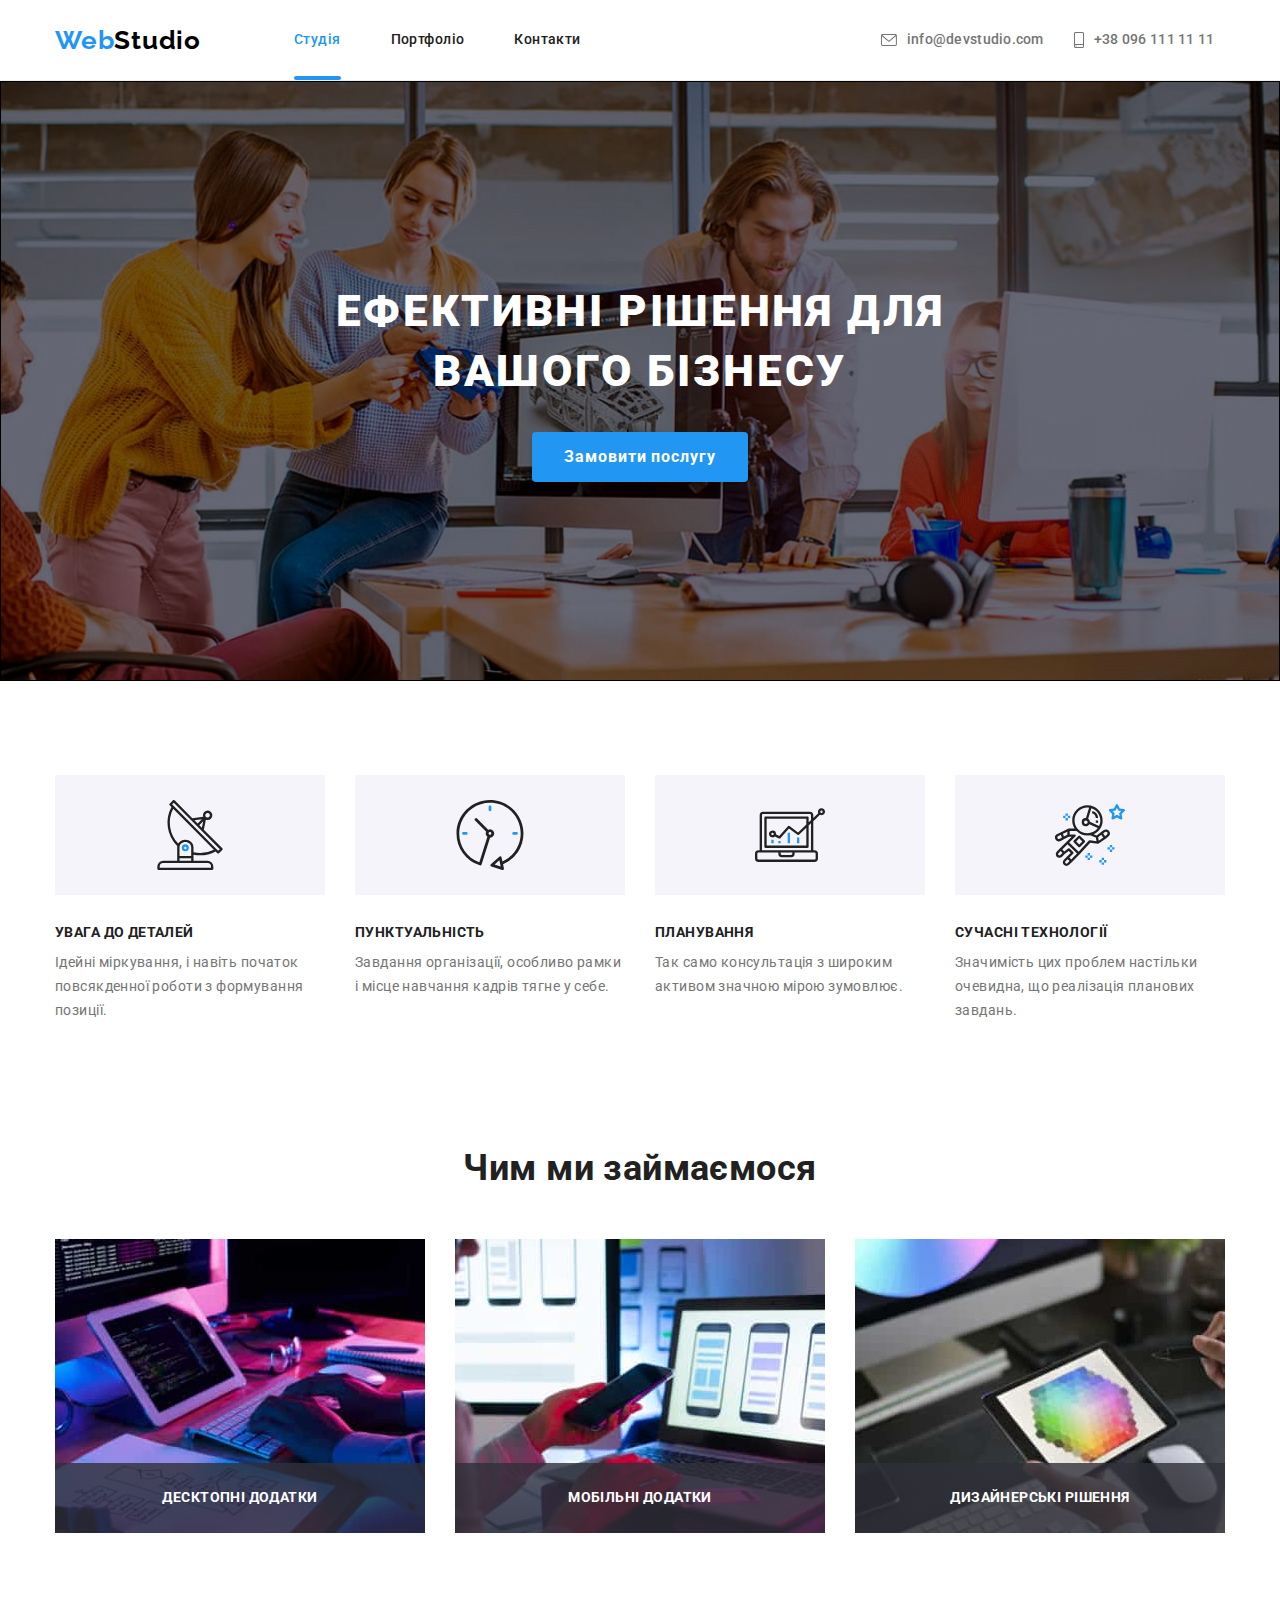
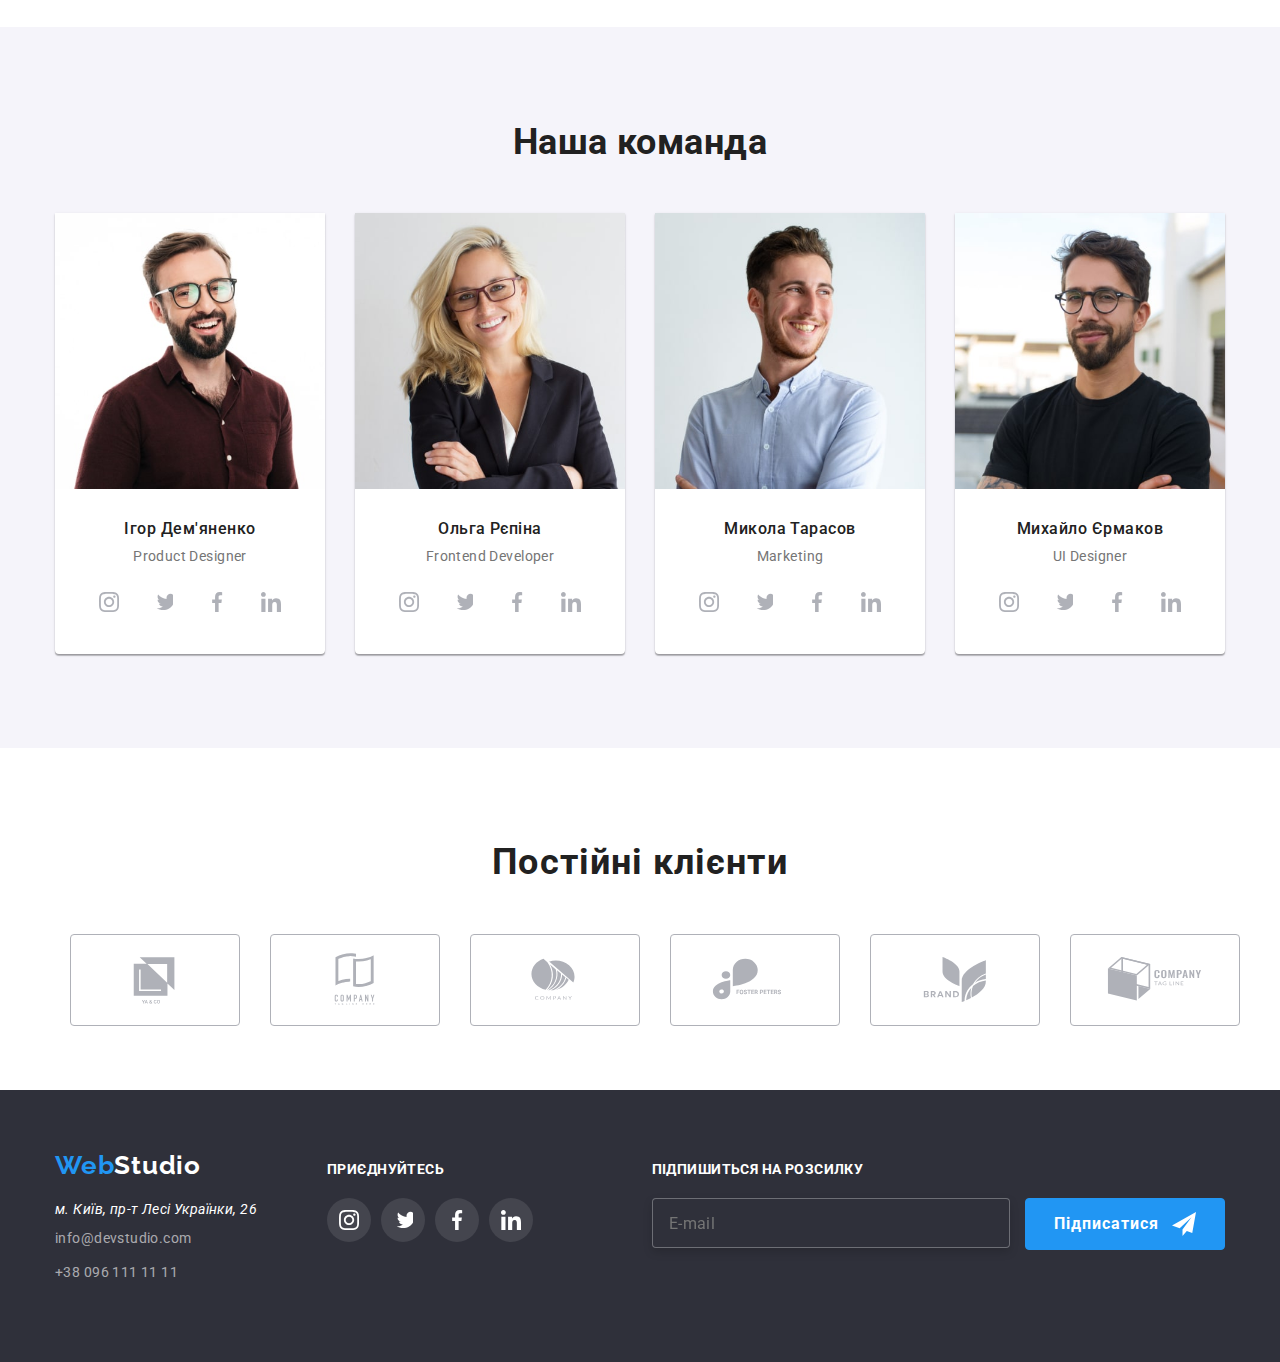
<file: index.html>
<!DOCTYPE html>
<html lang="uk">
<head>
    <meta charset="UTF-8">
    <meta http-equiv="X-UA-Compatible" content="IE=edge">
    <meta name="viewport" content="width=device-width, initial-scale=1.0">
    <title>WebStudio</title>
    <link rel="preconnect" href="https://fonts.googleapis.com">
    <link rel="preconnect" href="https://fonts.gstatic.com" crossorigin>
    <link href="https://fonts.googleapis.com/css2?family=Oleo+Script&family=Raleway:wght@700&family=Roboto:wght@400;500;700;900&display=swap" rel="stylesheet">
    <link rel="stylesheet" href="https://cdnjs.cloudflare.com/ajax/libs/modern-normalize/1.1.0/modern-normalize.min.css" />
    <link rel="stylesheet" href="./css/main.min.css" />
</head>
<body>

    <header class="header">
        <div class="container nav-contact">
            <a href="./index.html" class="logo link">
                <span class="accent">Web</span>Studio
            </a>
            <nav class="nav">
                    <ul class="nav__list list">
                        <li class="nav__item"><a class="nav__link current link" href="./index.html">Студія</a></li>
                        <li class="nav__item"><a class="nav__link link" href="./portfolio.html">Портфоліо</a></li>
                        <li class="nav__item"><a class="nav__link link" href="">Контакти</a></li>
                    </ul>

                    <ul class="contact__list list">
                        <li class="contact__item">
                            <a href="mailto:info@devstudio.com" class="contact__link mail link">
                                <svg width="16" height="12" class="contact__icon">
                                    <use href="./images/icons.svg#icon-envelope"></use>
                                </svg>info@devstudio.com</a>
                        </li>
                        <li class="contact__item">
                            <a href="tel:+380961111111" class="contact__link tel link">
                                <svg width="10" height="16" class="contact__icon">
                                    <use href="./images/icons.svg#icon-smartphone"></use>
                                </svg>+38 096 111 11 11</a>
                        </li>    
                    </ul>
                    
            </nav>
            <button type="button" class="menu-btn">
                <svg width="40" height="40">
                    <use href="./images/icons.svg#icon-menu_40" class="icon-menu"></use>
                </svg>
            </button>
        </div>

        <div class="mobile-menu">
            <div class="container">
                
                <div class="menu-content">
                    <div><button type="button" class="menu-close">
                        <svg width="40" height="40">
                            <use href="./images/icons.svg#icon-close_40" class="menu-content__close-icon"></use>
                        </svg>
                    </button></div>
                    <nav class="mob-nav">
                        <ul class="mob-nav__list list">
                            <li class="mob-nav__item"><a class="mob-nav__link current link" href="./index.html">Студія</a></li>
                            <li class="mob-nav__item"><a class="mob-nav__link link" href="./portfolio.html">Портфоліо</a></li>
                            <li class="mob-nav__item"><a class="mob-nav__link link" href="">Контакти</a></li>
                        </ul>
                    </nav>        
            
                    <div>
                        <div class="mob-contact">
                            <ul class="mob-contact__list list">
                                <li class="mob-contact__item">
                                    <a href="tel:+380961111111" class="mob-contact__link-tel link">
                                        +38 096 111 11 11</a>
                                </li>  
                                <li class="mob-contact__item">
                                    <a href="mailto:info@devstudio.com" class="mob-contact__link-mail link">
                                        info@devstudio.com</a>
                                </li>  
                            </ul>
                        </div>

                        <div class="mob-social">
                            <ul class="mob-soc__list list">
                                <li class="mob-soc__item">
                                    <a href="" class="mob-soc__link link">Instagram</a>
                                </li>
                                <li class="mob-soc__item">
                                    <a href="" class="mob-soc__link link">Twitter</a>
                                </li>
                                <li class="mob-soc__item">
                                    <a href="" class="mob-soc__link link">Facebook</a>
                                </li>
                                <li class="mob-soc__item">
                                    <a href="" class="mob-soc__link link">Linkedin</a>
                                </li>
                            </ul>
                        </div>
                    </div>    
                
                </div>
            </div> 
        </div>
    </header>

    <!--Main-->
    <main>

        <section class="hero">
            <h1 class="hero__title">Ефективні рішення для<br>вашого бізнесу</h1>
            <button type="button" class="hero__btn btn" data-modal-open="">Замовити послугу</button>
        </section>
       
        <!--Властивості-->
        <section class="properties">
            <div class="container">

                 <!--Прихований заголовок-->
                <h2 class="visually-hidden">Необхідні властивості характеру</h2>

                <ul class="properties__list list">
                    <li class="properties__item icon-antena">
                        <h3 class="properties__title">УВАГА ДО ДЕТАЛЕЙ</h3>
                        <p class="properties__text">Ідейні міркування, і навіть початок повсякденної роботи з формування позиції.</p>
                    </li>
                    <li class="properties__item icon-clock">
                        <h3 class="properties__title">ПУНКТУАЛЬНІСТЬ</h3>
                        <p class="properties__text">Завдання організації, особливо рамки і місце навчання кадрів тягне у себе.</p>
                    </li>
                    <li class="properties__item icon-diagram">
                        <h3 class="properties__title">ПЛАНУВАННЯ</h3>
                        <p class="properties__text">Так само консультація з широким активом значною мірою зумовлює.</p>
                    </li>
                    <li class="properties__item icon-cosmo">
                        <h3 class="properties__title">СУЧАСНІ ТЕХНОЛОГІЇ</h3>
                        <p class="properties__text">Значимість цих проблем настільки очевидна, що реалізація планових завдань.</p>
                    </li>
                </ul>
            </div>
        </section>

        <!--Зайнятість-->
        <section class="employment">
            <div class="container">
                <h2 class="employment__title">Чим ми займаємося</h2>
                <ul class="employment__list list">
                    <li class="employment__item">
                        <div class="box">
                            <img src="./images/box_1.jpg" alt="картинка алгоритму" width="370">
                            <p class="image__label">Десктопні додатки</p>
                        </div>
                    </li>
                    <li class="employment__item">
                        <div class="box">
                            <img src="./images/box_2.jpg" alt="картинка схеми сайту" width="370">
                            <p class="image__label">Мобільні додатки</p>
                        </div>
                    </li>
                    <li class="employment__item">
                        <div class="box">
                            <img src="./images/box_3.jpg" alt="картинка вибору кольору" width="370">
                            <p class="image__label">Дизайнерські рішення</p>
                        </div>
                    </li>
                </ul>
            </div>
        </section>

        <!--Наша команда-->
        <section class="team">
            <div class="container">
                <h2 class="team__title">Наша команда</h2>
                <ul class="team__list list">
                    <li class="team__item">
                        <picture>
                             <source
                                srcset="./images/demjan_mob-min.jpg 1x, ./images/demjan_mob@2x-min.jpg 2x" media="(min-width: 480px)"
                            />
                            <source
                                srcset="./images/demjan_tab-min.jpg 1x, ./images/demjan_tab@2x-min.jpg 2x" media="(min-width: 768px)"
                            />
                            <img src="./images/img_1.jpg" alt="фото Ігора Дем'яненко" width="270">
                        </picture>
                        
                        <h3 class="team__name">Ігор Дем'яненко</h3>
                        <p class="team__text">Product Designer</p>
                        <ul class="team-soc__list list">
                            <li class="team-soc__item">
                                <a href="#" class="team-soc__link link">
                                    <svg width="20" height="20" class="team__icon">
                                        <use href="./images/icons.svg#icon-instagram"></use>
                                    </svg>
                                </a>
                            </li>
                            <li class="team-soc__item">
                                <a href="#" class="team-soc__link link">
                                    <svg width="20" height="20" class="team__icon">
                                        <use href="./images/icons.svg#icon-twitter"></use>
                                    </svg>
                                </a>
                            </li>
                            <li class="team-soc__item">
                                <a href="#" class="team-soc__link link">
                                    <svg width="20" height="20" class="team__icon">
                                        <use href="./images/icons.svg#icon-facebook"></use>
                                    </svg>
                                </a>
                            </a></li>
                            <li class="team-soc__item">
                                <a href="#" class="team-soc__link link">
                                    <svg width="20" height="20" class="team__icon">
                                        <use href="./images/icons.svg#icon-linkedin"></use>
                                    </svg>
                                </a>
                            </li>
                        </ul>

                    </li>
                    <li class="team__item">
                        <picture>
                            <source
                                srcset="./images/repina_mob-min.jpg 1x, ./images/repina_mob@2x-min.jpg 2x" media="(min-width: 480px)"
                            />
                            <source
                                srcset="./images/repina_tab-min.jpg 1x, ./images/repina_tab@2x-min.jpg 2x" media="(min-width: 768px)"
                            />
                            <img src="./images/img_2.jpg" alt="фото Ольги Рєпіної" width="270">
                        </picture>
                        
                        <h3 class="team__name">Ольга Рєпіна</h3>
                        <p class="team__text">Frontend Developer</p>
                        <ul class="team-soc__list list">
                            <li class="team-soc__item">
                                <a href="#" class="team-soc__link link">
                                    <svg width="20" height="20" class="team__icon">
                                        <use href="./images/icons.svg#icon-instagram"></use>
                                    </svg>
                                </a>
                            </li>
                            <li class="team-soc__item">
                                <a href="#" class="team-soc__link link">
                                    <svg width="20" height="20" class="team__icon">
                                        <use href="./images/icons.svg#icon-twitter"></use>
                                    </svg>
                                </a>
                            </li>
                            <li class="team-soc__item">
                                <a href="#" class="team-soc__link link">
                                    <svg width="20" height="20" class="team__icon">
                                        <use href="./images/icons.svg#icon-facebook"></use>
                                    </svg>
                                </a>
                            </a></li>
                            <li class="team-soc__item">
                                <a href="#" class="team-soc__link link">
                                    <svg width="20" height="20" class="team__icon">
                                        <use href="./images/icons.svg#icon-linkedin"></use>
                                    </svg>
                                </a>
                            </li>
                        </ul>
                    </li>
                    <li class="team__item">
                        <picture>
                            <source
                                srcset="./images/taras_mob-min.jpg 1x, ./images/taras_mob@2x-min.jpg 2x" media="(min-width: 480px)"
                            />
                            <source
                                srcset="./images/taras_tab-min.jpg 1x, ./images/taras_tab@2x-min.jpg 2x" media="(min-width: 768px)"
                            />
                            <img src="./images/img_3.jpg" alt="фото Миколи Тарасова" width="270">
                        </picture>
                        
                        <h3 class="team__name">Микола Тарасов</h3>
                        <p class="team__text">Marketing</p>
                        <ul class="team-soc__list list">
                            <li class="team-soc__item">
                                <a href="#" class="team-soc__link link">
                                    <svg width="20" height="20" class="team__icon">
                                        <use href="./images/icons.svg#icon-instagram"></use>
                                    </svg>
                                </a>
                            </li>
                            <li class="team-soc__item">
                                <a href="#" class="team-soc__link link">
                                    <svg width="20" height="20" class="team__icon">
                                        <use href="./images/icons.svg#icon-twitter"></use>
                                    </svg>
                                </a>
                            </li>
                            <li class="team-soc__item">
                                <a href="#" class="team-soc__link link">
                                    <svg width="20" height="20" class="team__icon">
                                        <use href="./images/icons.svg#icon-facebook"></use>
                                    </svg>
                                </a>
                            </a></li>
                            <li class="team-soc__item">
                                <a href="#" class="team-soc__link link">
                                    <svg width="20" height="20" class="team__icon">
                                        <use href="./images/icons.svg#icon-linkedin"></use>
                                    </svg>
                                </a>
                            </li>
                        </ul>
                    </li>
                    <li class="team__item">
                        <picture>
                            <source
                                srcset="./images/jermak_mob-min.jpg 1x, ./images/jermak_mob@2x-min.jpg 2x" media="(min-width: 480px)"
                            />
                            <source
                                srcset="./images/jermak_tab-min.jpg 1x, ./images/jermak_tab@2x-min.jpg 2x" media="(min-width: 768px)"
                            />
                            <img src="./images/img_4.jpg" alt="фото Михайла Єрмакова" width="270">
                        </picture>
                        
                        <h3 class="team__name">Михайло Єрмаков</h3>
                        <p class="team__text">UI Designer</p>
                        <ul class="team-soc__list list">
                            <li class="team-soc__item">
                                <a href="#" class="team-soc__link link">
                                    <svg width="20" height="20" class="team__icon">
                                        <use href="./images/icons.svg#icon-instagram"></use>
                                    </svg>
                                </a>
                            </li>
                            <li class="team-soc__item">
                                <a href="#" class="team-soc__link link">
                                    <svg width="20" height="20" class="team__icon">
                                        <use href="./images/icons.svg#icon-twitter"></use>
                                    </svg>
                                </a>
                            </li>
                            <li class="team-soc__item">
                                <a href="#" class="team-soc__link link">
                                    <svg width="20" height="20" class="team__icon">
                                        <use href="./images/icons.svg#icon-facebook"></use>
                                    </svg>
                                </a>
                            </a></li>
                            <li class="team-soc__item">
                                <a href="#" class="team-soc__link link">
                                    <svg width="20" height="20" class="team__icon">
                                        <use href="./images/icons.svg#icon-linkedin"></use>
                                    </svg>
                                </a>
                            </li>
                        </ul>

                    </li>
                </ul>
            </div>
        </section>

        <!--Клієнти-->
        <section class="client">
            <div class="container">
                <h2 class="client__title">Постійні клієнти</h2>
                <ul class="client__list list">
                    <li class="client__item">
                        <a href="#" class="client__link link">
                            <svg width="106" height="60" class="client__icon">
                                <use href="./images/icons.svg#icon-Logo_1"></use>
                            </svg>
                        </a>
                    </li>
                    <li class="client__item">
                        <a href="#" class="client__link link">
                            <svg width="106" height="60" class="client__icon">
                                <use href="./images/icons.svg#icon-Logo_2"></use>
                            </svg>
                        </a>
                    </li>
                    <li class="client__item">
                        <a href="#" class="client__link link">
                            <svg width="106" height="60" class="client__icon">
                                <use href="./images/icons.svg#icon-Logo_3"></use>
                            </svg>
                        </a>
                    </li>
                    <li class="client__item">
                        <a href="#" class="client__link link">
                            <svg width="106" height="60" class="client__icon">
                                <use href="./images/icons.svg#icon-Logo_4"></use>
                            </svg>
                        </a>
                    </li>
                    <li class="client__item">
                        <a href="#" class="client__link link">
                            <svg width="106" height="60" class="client__icon">
                                <use href="./images/icons.svg#icon-Logo_5"></use>
                            </svg>
                        </a>
                    </li>
                    <li class="client__item">
                        <a href="#" class="client__link link">
                            <svg width="106" height="60" class="client__icon">
                                <use href="./images/icons.svg#icon-Logo_6"></use>
                            </svg>
                        </a>
                    </li>
                </ul>
            </div>
            
        </section>
    </main>

    <!---Футер-->
    <footer class="footer">
        <div class="container">
            <div class="footer-block">
                <div class="footer-contact">
                    <a href="./index.html" class="logo logo--footer link">
                        <span class="accent">Web</span>Studio
                    </a>
                    <address>
                        <ul class="footer-contact__list list">
                            <li class="footer-contact__item">
                                <a href="https://goo.gl/maps/PAnnSUerjHj3gwqy8" class="footer-contact add link" target="_blank" rel="noopener noreferrer">м. Київ, пр-т Лесі Українки, 26</a>
                            </li>
                            <li class="footer-contact__item">
                                <a href="mailto:info@devstudio.com" class="footer-contact__link link">info@devstudio.com</a>
                            </li>
                            <li class="footer-contact__item">
                                <a href="tel:+380961111111" class="footer-contact__link link">+38 096 111 11 11</a>
                            </li>
                        </ul>
                    </address>
                </div>
                <div class="footer-soc">
                    <p class="footer-soc__text">Приєднуйтесь</p>
                    <ul class="footer-soc__list list">
                        <li class="footer-soc__item">
                            <a href="#" class="footer-soc__link link">
                                <svg width="20" height="20" class="footer-soc__icon">
                                    <use href="./images/icons.svg#icon-instagram"></use>
                                </svg>
                            </a>
                        </li>
                        <li class="footer-soc__item">
                            <a href="#" class="footer-soc__link link">
                                <svg width="20" height="20" class="footer-soc__icon">
                                    <use href="./images/icons.svg#icon-twitter"></use>
                                </svg>
                            </a>
                        </li>
                        <li class="footer-soc__item">
                            <a href="#" class="footer-soc__link link">
                                <svg width="20" height="20" class="footer-soc__icon">
                                    <use href="./images/icons.svg#icon-facebook"></use>
                                </svg>
                            </a>
                        </a></li>
                        <li class="footer-soc__item">
                            <a href="#" class="footer-soc__link link">
                                <svg width="20" height="20" class="footer-soc__icon">
                                    <use href="./images/icons.svg#icon-linkedin"></use>
                                </svg>
                            </a>
                        </li>
                    </ul>
                </div>
                <form action="" class="footer-form">
                    <p class="footer-form__text">Підпишиться на розсилку</p>
                    <input type="email" name="email" class="footer-form__input" placeholder="E-mail" required />
                    <button type="submit" class="footer-form__btn btn">
                        <svg width="24" height="24" class="footer-form__icon">
                            <use href="./images/icons.svg#icon-send"></use>
                        </svg>
                        Підписатися
                    </button>
                </form>
            </div>
        </div> 
    </footer>

   <!-- -Модальне вікно-->
    <div class="backdrop is-hidden" data-modal>
        <div class="modal">
          <button type="button" class="modal__close-button" data-modal-close>
            <svg width="18" height="18" class="modal__close-icon">
              <use href="./images/icons.svg#close-black-18dp"></use>
            </svg>
          </button>
          <p class="modal__form-title">Залиште свої дані, ми вам передзвонимо</p>
          <form action="">
            <div class="modal-input">
                <label for="name" class="modal-input__label">Ім'я</label>
                <div class="modal-input__field">
                    <input type="text" class="input" name="name" id="name" required>
                    <svg width="18" height="18" class="modal-input__icon">
                        <use href="./images/icons.svg#icon-person-black"></use>
                    </svg>
                </div>    
            </div>
            <div class="modal-input">
                <label for="tel" class="modal-input__label">Телефон</label>
                <div class="modal-input__field">
                    <input type="text" class="input" name="tel" id="tel" value="+38" required >
                    <svg width="18" height="18" class="modal-input__icon">
                        <use href="./images/icons.svg#icon-phone-black"></use>
                    </svg>
                </div>
            </div>
            <div class="modal-input">
                <label for="email" class="modal-input__label">Пошта</label>
                <div class="modal-input__field">
                    <input type="text" class="input" name="email" id="email" required>
                    <svg width="18" height="18" class="modal-input__icon">
                        <use href="./images/icons.svg#icon-email-black"></use>
                    </svg>
                </div>
            </div>
            <div class="modal-input__com">
                <label for="comment" class="modal-input__label">Коментар</label>
                <textarea class="modal-input__comment input" placeholder="Введіть текст" name="comment" id="comment"></textarea>
            </div>

            <div class="modal-input__politic">
                <input type="checkbox" name="politic" id="politic" class="modal-input__check visually-hidden">
                <label for="politic" class="modal-politic__label">
                    <span class="modal-input__check">
                        <svg width="11" height="8">
                            <use href="./images/icons.svg#icon-check"></use>
                        </svg>
                    </span>  Погоджуюся з розсилкою та приймаю<a class="modal-input__cklick line" href="">Умови договору</a>
                </label>
            </div>
            <div class="modal__form-btn">
                <button type="submit" class="form__btn btn">Відправити</button>
            </div>
            
          </form>
        </div>
    </div>
    <script src="./js/modal.js"></script>
    <script src="./js/menu.js"></script>        
</body>
</html>
</file>
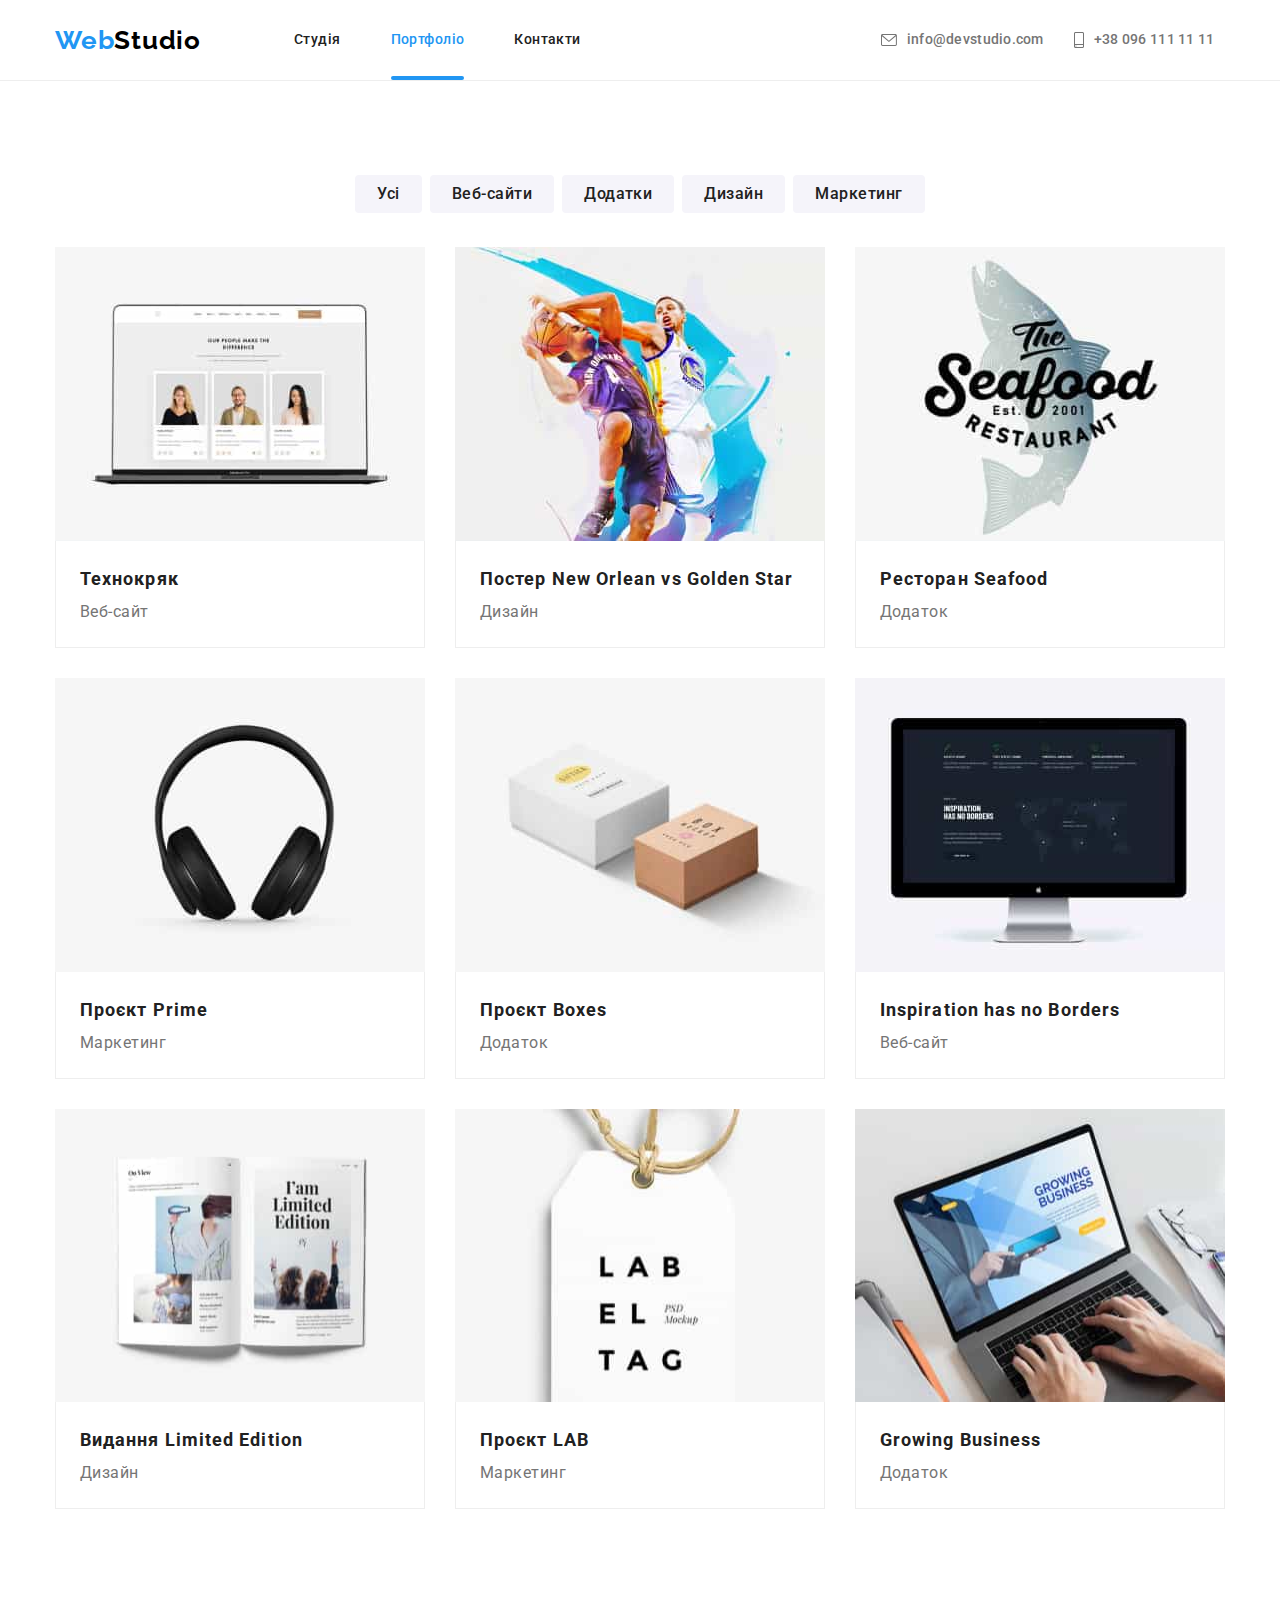
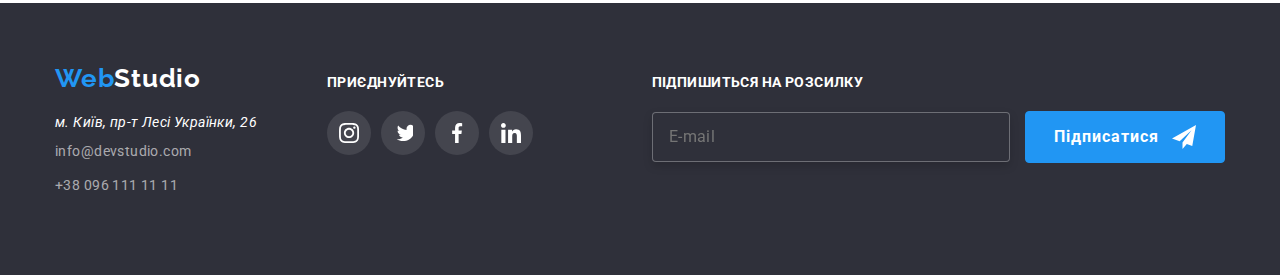
<file: portfolio.html>
<!DOCTYPE html>
<html lang="uk">
    <head>
        <meta charset="UTF-8">
        <meta http-equiv="X-UA-Compatible" content="IE=edge">
        <meta name="viewport" content="width=device-width, initial-scale=1.0">
        <title>WebStudio</title>
        <link rel="preconnect" href="https://fonts.googleapis.com">
        <link rel="preconnect" href="https://fonts.gstatic.com" crossorigin>
        <link href="https://fonts.googleapis.com/css2?family=Oleo+Script&family=Raleway:wght@700&family=Roboto:wght@400;500;700;900&display=swap" rel="stylesheet">
        <link rel="stylesheet" href="https://cdnjs.cloudflare.com/ajax/libs/modern-normalize/1.1.0/modern-normalize.min.css" />
        <link rel="stylesheet" href="./css/main.min.css" />
    </head>
<body>

    <header class="header">
        <div class="container nav-contact">
            <a href="./index.html" class="logo link">
                <span class="accent">Web</span>Studio
            </a>
            <nav class="nav">
                    <ul class="nav__list list">
                        <li class="nav__item"><a class="nav__link link" href="./index.html">Студія</a></li>
                        <li class="nav__item"><a class="nav__link current link" href="./portfolio.html">Портфоліо</a></li>
                        <li class="nav__item"><a class="nav__link link" href="">Контакти</a></li>
                    </ul>

                    <ul class="contact__list list">
                        <li class="contact__item">
                            <a href="mailto:info@devstudio.com" class="contact__link mail link">
                                <svg width="16" height="12" class="contact__icon">
                                    <use href="./images/icons.svg#icon-envelope"></use>
                                </svg>info@devstudio.com</a>
                        </li>
                        <li class="contact__item">
                            <a href="tel:+380961111111" class="contact__link tel link">
                                <svg width="10" height="16" class="contact__icon">
                                    <use href="./images/icons.svg#icon-smartphone"></use>
                                </svg>+38 096 111 11 11</a>
                        </li>    
                    </ul>
                    
            </nav>
            <button type="button" class="menu-btn">
                <svg width="40" height="40">
                    <use href="./images/icons.svg#icon-menu_40" class="icon-menu"></use>
                </svg>
            </button>
        </div>

        <div class="mobile-menu">
            <div class="container">
                
                <div class="menu-content">
                    <div><button type="button" class="menu-close">
                        <svg width="40" height="40">
                            <use href="./images/icons.svg#icon-close_40" class="menu-content__close-icon"></use>
                        </svg>
                    </button></div>
                    <nav class="mob-nav">
                        <ul class="mob-nav__list list">
                            <li class="mob-nav__item"><a class="mob-nav__link link" href="./index.html">Студія</a></li>
                            <li class="mob-nav__item"><a class="mob-nav__link current link" href="./portfolio.html">Портфоліо</a></li>
                            <li class="mob-nav__item"><a class="mob-nav__link link" href="">Контакти</a></li>
                        </ul>
                    </nav>        
            
                    <div>
                        <div class="mob-contact">
                            <ul class="mob-contact__list list">
                                <li class="mob-contact__item">
                                    <a href="tel:+380961111111" class="mob-contact__link-tel link">
                                        +38 096 111 11 11</a>
                                </li>  
                                <li class="mob-contact__item">
                                    <a href="mailto:info@devstudio.com" class="mob-contact__link-mail link">
                                        info@devstudio.com</a>
                                </li>  
                            </ul>
                        </div>

                        <div class="mob-social">
                            <ul class="mob-soc__list list">
                                <li class="mob-soc__item">
                                    <a href="" class="mob-soc__link link">Instagram</a>
                                </li>
                                <li class="mob-soc__item">
                                    <a href="" class="mob-soc__link link">Twitter</a>
                                </li>
                                <li class="mob-soc__item">
                                    <a href="" class="mob-soc__link link">Facebook</a>
                                </li>
                                <li class="mob-soc__item">
                                    <a href="" class="mob-soc__link link">Linkedin</a>
                                </li>
                            </ul>
                        </div>
                    </div>    
                
                </div>
            </div> 
        </div>
    </header>

    <!--Main-->
    <main>
        <section class="portfolio">
            <div class="container">

                    <!--Прихований заголовок-->
                <h1 class="visually-hidden">Портфоліо</h1>

               
                <ul class="portfolio__list btn list">
                    <li class="portfolio__item"><button type="button" class="portfolio__btn btn">Усі</button></li>
                    <li class="portfolio__item"><button type="button" class="portfolio__btn btn">Веб-сайти</button></li>
                    <li class="portfolio__item"><button type="button" class="portfolio__btn btn">Додатки</button></li>
                    <li class="portfolio__item"><button type="button" class="portfolio__btn btn">Дизайн</button></li>
                    <li class="portfolio__item"><button type="button" class="portfolio__btn btn">Маркетинг</button></li>
                </ul>

                <ul class="portfolio__img-list list">
                    <li class="portfolio__item">
                        <a href="" class="portfolio__link link">
                            <div class="portfolio-thumb">
                                <img src="./images/technokrjak.jpg" alt="технокряк" width="370">
                                <p class="portfolio-thumb__text">Ресурс пропонує комплексні пропозиції з різним рівнем функціоналу та сервісів. Все це дозволить відвідувачу отримати вичерпні відомості про компанію чи приватну особу.</p>
                            </div>
                            <div class="portfolio-info">
                                <h2 class="portfolio-info__title">Технокряк</h2>
                                <p class="portfolio-info__text">Веб-сайт</p>
                            </div>
                        </a>
                    </li>
                    <li class="portfolio__item">
                        <a href="" class="portfolio__link link">
                            <div class="portfolio-thumb">
                                <img src="./images/new_orlean.jpg" alt="постер новий орлеан" width="370">
                                <p class="portfolio-thumb__text">Ресурс пропонує комплексні пропозиції з різним рівнем функціоналу та сервісів. Все це дозволить відвідувачу отримати вичерпні відомості про компанію чи приватну особу.</p>
                            </div>                          
                            <div class="portfolio-info">
                                <h2 class="portfolio-info__title">Постер New Orlean vs Golden Star</h2>
                                <p class="portfolio-info__text">Дизайн</p>
                            </div>
                        </a>
                    </li>
                    <li class="portfolio__item">
                        <a href="" class="portfolio__link link">
                            <div class="portfolio-thumb">
                                <img src="./images/seafood.jpg" alt="ресторан сейфуд" width="370">
                                <p class="portfolio-thumb__text">Ресурс пропонує комплексні пропозиції з різним рівнем функціоналу та сервісів. Все це дозволить відвідувачу отримати вичерпні відомості про компанію чи приватну особу.</p>
                            </div>
                            <div class="portfolio-info">
                                <h2 class="portfolio-info__title">Ресторан Seafood</h2>
                                <p class="portfolio-info__text">Додаток</p>
                            </div>
                        </a>
                    </li>
                    <li class="portfolio__item">
                        <a href="" class="portfolio__link link">
                            <div class="portfolio-thumb">
                                <img src="./images/prime.jpg" alt="проект прайм" width="370">
                                <p class="portfolio-thumb__text">Ресурс пропонує комплексні пропозиції з різним рівнем функціоналу та сервісів. Все це дозволить відвідувачу отримати вичерпні відомості про компанію чи приватну особу.</p>
                            </div>
                            <div class="portfolio-info">
                                <h2 class="portfolio-info__title">Проєкт Prime</h2>
                                <p class="portfolio-info__text">Маркетинг</p>
                            </div>
                         </a>
                    </li>
                    <li class="portfolio__item">
                        <a href="" class="portfolio__link link">
                            <div class="portfolio-thumb">
                                <img src="./images/boxes.jpg" alt="проєкт боксес" width="370">
                                <p class="portfolio-thumb__text">Ресурс пропонує комплексні пропозиції з різним рівнем функціоналу та сервісів. Все це дозволить відвідувачу отримати вичерпні відомості про компанію чи приватну особу.</p>
                            </div>
                            <div class="portfolio-info">
                                <h2 class="portfolio-info__title">Проєкт Boxes</h2>
                                <p class="portfolio-info__text">Додаток</p>
                            </div>
                        </a>  
                    </li>
                    <li class="portfolio__item">
                        <a href="" class="portfolio__link link">
                            <div class="portfolio-thumb">
                                <img src="./images/inspiration.jpg" alt="вебсай" width="370">
                                <p class="portfolio-thumb__text">Ресурс пропонує комплексні пропозиції з різним рівнем функціоналу та сервісів. Все це дозволить відвідувачу отримати вичерпні відомості про компанію чи приватну особу.</p>
                            </div>
                            <div class="portfolio-info">
                                <h2 class="portfolio-info__title">Inspiration has no Borders</h2>
                                <p class="portfolio-info__text">Веб-сайт</p>
                            </div>
                        </a>
                    </li>
                    <li class="portfolio__item">
                        <a href="" class="portfolio__link link">
                            <div class="portfolio-thumb">
                                <img src="./images/limited_edition.jpg" alt="видання лімітед едішн" width="370">
                                <p class="portfolio-thumb__text">Ресурс пропонує комплексні пропозиції з різним рівнем функціоналу та сервісів. Все це дозволить відвідувачу отримати вичерпні відомості про компанію чи приватну особу.</p>
                            </div>
                            <div class="portfolio-info">
                                <h2 class="portfolio-info__title">Видання Limited Edition</h2>
                                <p class="portfolio-info__text">Дизайн</p>
                            </div>
                        </a>
                    </li>
                    <li class="portfolio__item">
                        <a href="" class="portfolio__link link">
                            <div class="portfolio-thumb">
                                <img src="./images/lab.jpg" alt="проект лаб" width="370">
                                <p class="portfolio-thumb__text">Ресурс пропонує комплексні пропозиції з різним рівнем функціоналу та сервісів. Все це дозволить відвідувачу отримати вичерпні відомості про компанію чи приватну особу.</p>
                            </div>
                            <div class="portfolio-info">
                                <h2 class="portfolio-info__title">Проєкт LAB</h2>
                                <p class="portfolio-info__text">Маркетинг</p>
                            </div>
                        </a>
                    </li>
                    <li class="portfolio__item">
                        <a href="" class="portfolio__link link">
                            <div class="portfolio-thumb">
                                <img src="./images/growing_business.jpg" alt="додаток бізнес" width="370">
                                <p class="portfolio-thumb__text">Ресурс пропонує комплексні пропозиції з різним рівнем функціоналу та сервісів. Все це дозволить відвідувачу отримати вичерпні відомості про компанію чи приватну особу.</p>
                            </div>
                            <div class="portfolio-info">
                                <h2 class="portfolio-info__title">Growing Business</h2>
                                <p class="portfolio-info__text">Додаток</p>
                            </div>
                        </a>
                    </li>
                </ul>
            </div>
        </section>
    </main>

    <!---Футер-->
    <footer class="footer">
        <div class="container">
            <div class="footer-block">
                <div class="footer-contact">
                    <a href="./index.html" class="logo logo--footer link">
                        <span class="accent">Web</span>Studio
                    </a>
                    <address>
                        <ul class="footer-contact__list list">
                            <li class="footer-contact__item">
                                <a href="https://goo.gl/maps/PAnnSUerjHj3gwqy8" class="footer-contact add link" target="_blank" rel="noopener noreferrer">м. Київ, пр-т Лесі Українки, 26</a>
                            </li>
                            <li class="footer-contact__item">
                                <a href="mailto:info@devstudio.com" class="footer-contact__link link">info@devstudio.com</a>
                            </li>
                            <li class="footer-contact__item">
                                <a href="tel:+380961111111" class="footer-contact__link link">+38 096 111 11 11</a>
                            </li>
                        </ul>
                    </address>
                </div>
                <div class="footer-soc">
                    <p class="footer-soc__text">Приєднуйтесь</p>
                    <ul class="footer-soc__list list">
                        <li class="footer-soc__item">
                            <a href="#" class="footer-soc__link link">
                                <svg width="20" height="20" class="footer-soc__icon">
                                    <use href="./images/icons.svg#icon-instagram"></use>
                                </svg>
                            </a>
                        </li>
                        <li class="footer-soc__item">
                            <a href="#" class="footer-soc__link link">
                                <svg width="20" height="20" class="footer-soc__icon">
                                    <use href="./images/icons.svg#icon-twitter"></use>
                                </svg>
                            </a>
                        </li>
                        <li class="footer-soc__item">
                            <a href="#" class="footer-soc__link link">
                                <svg width="20" height="20" class="footer-soc__icon">
                                    <use href="./images/icons.svg#icon-facebook"></use>
                                </svg>
                            </a>
                        </a></li>
                        <li class="footer-soc__item">
                            <a href="#" class="footer-soc__link link">
                                <svg width="20" height="20" class="footer-soc__icon">
                                    <use href="./images/icons.svg#icon-linkedin"></use>
                                </svg>
                            </a>
                        </li>
                    </ul>
                </div>
                <form action="" class="footer-form">
                    <p class="footer-form__text">Підпишиться на розсилку</p>
                    <input type="email" name="email" class="footer-form__input" placeholder="E-mail" required />
                    <button type="submit" class="footer-form__btn btn">
                        <svg width="24" height="24" class="footer-form__icon">
                            <use href="./images/icons.svg#icon-send"></use>
                        </svg>
                        Підписатися
                    </button>
                </form>
            </div>
        </div> 
    </footer>    
    <script src="./js/menu.js"></script> 
</body>
</html>
</file>
<file: css/main.min.css>
p,h1,h2,h3,h4,h5,h6{margin:0}ul,ol{margin:0}:root{--primary-text-color:#757575;--title-text-color:#212121;--accent-color:#2196F3;--primary-white-color:#ffffff;--background-color: #2F303A;--background-color_2: #F5F4FA;--border-color: #EEEEEE;--hover-color: #000000;--icon-color: #AFB1B8;--footer-soc-background-color: rgba(255, 255, 255, 0.1);--background-color-hero: #C4C4C4;--modal-icon-color: rgba(0, 0, 0, 0.1);--box-shadow-color: rgba(0, 0, 0, 0.12), 0px 1px 1px rgba(0, 0, 0, 0.14), 0px 2px 1px rgba(0, 0, 0, 0.2);--box-shadow-color-2: 0px 4px 4px rgba(0, 0, 0, 0.15);--portfolio-link-box-shadow-color: rgba(0, 0, 0, 0.12), 0px 4px 4px rgba(0, 0, 0, 0.06), 1px 4px 6px rgba(0, 0, 0, 0.16);--portfolio-btn-shadow-color: rgba(0, 0, 0, 0.1), 0px 1px 2px rgba(0, 0, 0, 0.08), 0px 2px 2px rgba(0, 0, 0, 0.12)}.line::after{position:absolute;content:"";width:100%;bottom:0;left:0;height:1px;border-radius:1px;transition:background-color 250ms cubic-bezier(0.4, 0, 0.2, 1)}.line:hover::after,.line:focus::after{background-color:var(--accent-color)}.footer-soc__link,.footer-soc__list,.client__link,.client__list,.team-soc__link,.team-soc__list,.contact__link,.nav,.nav-contact,label.modal-politic__label,.modal-input__check{display:flex;align-items:center}.logo{font-family:"Raleway",sans-serif;font-weight:700;font-size:26px;letter-spacing:.03em;color:var(--hover-color)}@media screen and (min-width: 768px){.logo{margin:0;font-size:24px;line-height:1.17}}@media screen and (min-width: 1200px){.logo{font-size:26px;line-height:1.19}}.backdrop{position:fixed;top:0;width:100%;height:100%;background-color:rgba(0,0,0,.2);transition:opacity 250ms cubic-bezier(0.4, 0, 0.2, 1),visibility 250ms cubic-bezier(0.4, 0, 0.2, 1)}.modal{position:absolute;top:50%;left:50%;transform:translate(-50%, -50%) scale(1) rotate(0);padding:40px;background-color:var(--primary-white-color);box-shadow:0px 1px 3px var(--box-shadow-color);border-radius:4px;transition:transform 250ms cubic-bezier(0.4, 0, 0.2, 1)}@media screen and (min-width: 1200px){.modal{width:528px;min-height:581px}}.backdrop.is-hidden .modal{transform:translate(-50%, -50%) scale(0) rotate(180deg)}.modal__close-button{position:absolute;border-radius:50%;width:30px;height:30px;top:8px;right:8px;padding:0;background-color:var(--primary-white-color);border:1px solid var(--modal-icon-color)}.modal__close-button:hover .modal__close-icon,.modal__close-button:focus .modal__close-icon{fill:var(--accent-color)}.modal__close-icon{padding:6px;width:100%;height:100%;align-items:center;justify-content:center;color:var(--hover-color);transition:border 250ms cubic-bezier(0.4, 0, 0.2, 1)}.modal__form-title{margin:0;margin-bottom:12px;text-align:center;font-weight:700;font-size:20px;line-height:1.15;text-align:center;letter-spacing:.03em;color:var(--title-text-color)}@media screen and (min-width: 480px){.modal__form-title{width:370px}}@media screen and (min-width: 1200px){.modal__form-title{width:448px}}.modal__form-btn{display:flex;justify-content:center}.is-hidden{opacity:0;visibility:hidden;pointer-events:none}.input{width:100%;height:40px;padding:11px 12px;padding-left:42px;font-weight:400;font-size:12px;line-height:1.17;letter-spacing:.01em;color:rgba(25,7,7,.5);border:1px solid rgba(33,33,33,.2);border-radius:4px;transition:border 250ms cubic-bezier(0.4, 0, 0.2, 1);cursor:pointer}.input:hover,.input:focus{border-color:var(--accent-color);outline:rgba(0,0,0,0)}.input:hover+svg,.input:focus+svg{fill:var(--accent-color)}.modal-input{margin-bottom:10px}.modal-input label{display:block;margin-bottom:4px}.modal-input__field{position:relative}.modal-input__icon{position:absolute;top:50%;left:12px;transform:translateY(-50%);transition:fill 250ms cubic-bezier(0.4, 0, 0.2, 1)}.modal-input__politic{display:flex;justify-content:center;margin-bottom:30px}.modal-input__com{margin-bottom:20px}.modal-input__com label{display:block;margin-bottom:4px}.modal-input__label{font-weight:400;font-size:12px;line-height:1.17;letter-spacing:.01em;color:var(--primary-text-color)}.modal-input__comment{padding:12px 16px;width:100%;height:120px;resize:none}.modal-input__comment::-moz-placeholder{color:rgba(117,117,117,.5)}.modal-input__comment:-ms-input-placeholder{color:rgba(117,117,117,.5)}.modal-input__comment::placeholder{color:rgba(117,117,117,.5)}.modal-input__check{width:16px;height:16px;border:2px solid var(--primary-text-color);border-radius:2px;margin-right:7px;justify-content:center;cursor:pointer}.modal-input__check svg{fill:rgba(0,0,0,0)}.modal-input__check:checked+label>span{border:none;background-color:var(--accent-color)}.modal-input__check:checked+label>span svg{fill:var(--primary-white-color)}.modal-input__cklick{position:relative;margin-left:5px;color:var(--accent-color);text-decoration:none;transition:color 250ms cubic-bezier(0.4, 0, 0.2, 1)}.form__btn{display:block;width:200px;height:50px;font-weight:700;font-size:16px;line-height:1.88;letter-spacing:.06em;color:var(--primary-white-color);background-color:#2196f3;box-shadow:var(--box-shadow-color-2);border-radius:4px;transition:background-color 250ms cubic-bezier(0.4, 0, 0.2, 1)}.form__btn:hover,.form__btn:focus{background-color:var(--title-text-color)}.modal-politic__label{font-weight:400;font-size:12px;line-height:1.17;letter-spacing:.03em;color:var(--primary-text-color)}@media screen and (min-width: 1200px){.modal-politic__label{font-size:14px;line-height:1.71}}.menu-btn{display:block;margin-left:auto;margin-right:0;padding-top:12px;padding-right:8px;padding-bottom:12px;padding-left:8px;border:none;background-color:rgba(0,0,0,0)}@media screen and (min-width: 768px){.menu-btn{display:none}}.mobile-menu{position:fixed;width:100vw;height:100vh;left:0;top:0;right:0;z-index:1;background-color:var(--primary-white-color)}.mobile-menu .container{height:100%}@media screen and (min-width: 768px){.mobile-menu{display:none}}.menu-close{display:block;margin-left:auto;padding:10px;border:none;background-color:rgba(0,0,0,0);transition:transform 250ms cubic-bezier(0.4, 0, 0.2, 1)}.menu-close:hover .menu-content__close-icon,.menu-close:focus .menu-content__close-icon{fill:var(--accent-color)}.mob-nav .mob-nav__list{padding-left:40px;margin-bottom:302px}.mob-nav .mob-nav__list .mob-nav__link{font-weight:500;font-size:40px;line-height:1.175;color:var(--title-text-color);transition:color 250ms cubic-bezier(0.4, 0, 0.2, 1)}.mob-nav .mob-nav__list .mob-nav__link:hover,.mob-nav .mob-nav__list .mob-nav__link:focus{color:var(--accent-color)}.mob-nav .mob-nav__list .mob-nav__link.current{color:var(--accent-color)}.mob-nav__item:not(:last-child){margin-bottom:32px}.mob-contact .mob-contact__list{padding-left:40px;margin-bottom:60px}.mob-contact .mob-contact__list .mob-contact__link-tel{font-weight:500;font-size:34px;line-height:1.18;color:var(--accent-color);transition:color 250ms cubic-bezier(0.4, 0, 0.2, 1)}.mob-contact .mob-contact__list .mob-contact__link-tel:hover,.mob-contact .mob-contact__list .mob-contact__link-tel:focus{color:var(--accent-color)}.mob-contact .mob-contact__list .mob-contact__link-mail{font-weight:500;font-size:24px;line-height:1.1666666667;letter-spacing:.02em;color:var(--primary-text-color)}.mob-contact .mob-contact__list .mob-contact__link-mail:hover,.mob-contact .mob-contact__list .mob-contact__link-mail:focus{color:var(--accent-color)}.mob-contact__item:not(:last-child){margin-bottom:32px}.mob-social .mob-soc__list{display:flex;padding-left:40px;flex-wrap:wrap}.mob-social .mob-soc__list .mob-soc__link{font-weight:500;font-size:18px;line-height:1.22;letter-spacing:.02em;color:var(--accent-color)}.mob-social .mob-soc__list .mob-soc__item:not(:last-child){margin-right:20px}.menu-content{display:flex;flex-direction:column;height:100vh}body{font-family:"Roboto",sans-serif;font-size:14px;letter-spacing:.03em;color:var(--primary-text-color);background-color:var(--primary-white-color)}img{display:block;width:100%;height:auto}.link{text-decoration:none}.list{list-style:none;padding:0;margin:0}.accent{color:var(--accent-color)}.visually-hidden{position:absolute;width:1px;height:1px;margin:-1px;border:0;padding:0;white-space:nowrap;-webkit-clip-path:inset(100%);clip-path:inset(100%);clip:rect(0 0 0 0);overflow:hidden;opacity:0}.btn{display:inline-block;border-radius:4px;font-family:"Roboto",sans-serif;font-size:16px;text-align:center;border:none;cursor:pointer}.container{margin-left:auto;margin-right:auto;width:100%;padding-left:15px;padding-right:15px}@media screen and (min-width: 480px){.container{width:480px}}@media screen and (min-width: 768px){.container{width:768px}}@media screen and (min-width: 1200px){.container{width:1200px}}.box{position:relative;top:0;left:0;width:100%}.header{border-bottom:1px solid var(--border-color)}.nav__list{display:none}@media screen and (min-width: 768px){.nav__list{display:flex;margin-left:93px}}.nav__list .nav__item+.nav__item{margin-left:0}@media screen and (min-width: 768px){.nav__list .nav__item+.nav__item{margin-left:50px}}@media screen and (min-width: 768px){.nav__list .nav__link{display:block;padding-top:32px;padding-bottom:32px}}.nav__list .nav__link:hover,.nav__list .nav__link:focus{color:var(--accent-color)}.nav__list .nav__link.current{color:var(--accent-color)}.nav__link{position:relative;color:var(--title-text-color);transition:color 250ms cubic-bezier(0.4, 0, 0.2, 1)}@media screen and (min-width: 768px){.nav__link{font-weight:500;line-height:1.14}}.nav__link .contact__link{letter-spacing:.02em}@media screen and (min-width: 1200px){.nav__link .contact__link{font-weight:500;line-height:1.14}}.contact__list{display:none}@media screen and (min-width: 768px){.contact__list{display:inline-block;padding-left:0;margin-left:90px;flex-direction:unset}}@media screen and (min-width: 1200px){.contact__list{margin-left:300px;display:flex}}@media screen and (min-width: 1200px){.contact__list .contact__item+.contact__item{margin-left:30px}}.contact__list .contact__item{margin-bottom:32px}@media screen and (min-width: 768px){.contact__list .contact__item{margin-bottom:0}}@media screen and (min-width: 768px){.contact__list .contact__item:not(:last-child){margin-bottom:10px}}@media screen and (min-width: 1200px){.contact__list .contact__item:not(:last-child){margin-bottom:0}}.contact__link{width:100%;height:100%;color:var(--primary-text-color);transition:color 250ms cubic-bezier(0.4, 0, 0.2, 1)}@media screen and (min-width: 768px){.contact__link{font-weight:500;font-size:12px;line-height:1.17;letter-spacing:.02em}}@media screen and (min-width: 1200px){.contact__link{justify-content:center;font-size:14px;line-height:1.14}}.contact__link:hover .contact-icon,.contact__link:focus .contact-icon{fill:var(--accent-color)}.contact__link:hover,.contact__link:focus{color:var(--accent-color)}.contact__link a[href="tel:+380961111111"]{color:var(--accent-color)}@media screen and (min-width: 768px){.contact__link a[href="tel:+380961111111"]{color:var(--primary-text-color)}}.contact__icon{fill:currentColor;transition:fill 250ms cubic-bezier(0.4, 0, 0.2, 1)}@media screen and (max-width: 767px){.contact__icon{display:none}}@media screen and (min-width: 768px){.contact__icon{margin-right:10px}}.current::after{background-color:var(--accent-color);border-radius:2px}@media screen and (min-width: 768px){.current::after{position:absolute;content:"";bottom:0;left:0;width:100%;height:4px}}.hero{text-align:center;margin-right:auto;margin-left:auto;padding-top:118px;padding-bottom:118px;background-repeat:no-repeat;background-size:cover;background-position:center;border:1px solid var(--hover-color);background-color:var(--background-color-hero)}@media screen and (min-width: 320px){.hero{background-image:linear-gradient(rgba(0, 0, 0, 0.25), rgba(0, 0, 0, 0.25)),url("../images/hero_mob-min.jpg")}}@media screen and (min-width: 320px)and (min-device-ratio: 2),screen and (min-width: 320px)and (-webkit-min-device-pixel-ratio: 2),screen and (min-width: 320px)and (min-resolution: 192dpi),screen and (min-width: 320px)and (min-resolution: 2dppx){.hero{background-image:linear-gradient(rgba(0, 0, 0, 0.25), rgba(0, 0, 0, 0.25)),url("../images/hero_mob@2x-min.jpg")}}@media screen and (min-width: 768px){.hero{background-image:linear-gradient(rgba(0, 0, 0, 0.25), rgba(0, 0, 0, 0.25)),url("../images/hero_tab-min.jpg")}}@media screen and (min-width: 768px)and (min-device-ratio: 2),screen and (min-width: 768px)and (-webkit-min-device-pixel-ratio: 2),screen and (min-width: 768px)and (min-resolution: 192dpi),screen and (min-width: 768px)and (min-resolution: 2dppx){.hero{background-image:linear-gradient(rgba(0, 0, 0, 0.25), rgba(0, 0, 0, 0.25)),url("../images/hero_tab@2x-min.jpg")}}@media screen and (min-width: 1200px){.hero{padding-top:200px;padding-bottom:200px;max-width:1600px;height:600px;background-image:linear-gradient(rgba(0, 0, 0, 0.25), rgba(0, 0, 0, 0.25)),url("../images/hero_laptop-min.jpg")}}@media screen and (min-width: 1200px)and (min-device-ratio: 2),screen and (min-width: 1200px)and (-webkit-min-device-pixel-ratio: 2),screen and (min-width: 1200px)and (min-resolution: 192dpi),screen and (min-width: 1200px)and (min-resolution: 2dppx){.hero{background-image:linear-gradient(rgba(0, 0, 0, 0.25), rgba(0, 0, 0, 0.25)),url("../images/hero_laptop@2x-min.jpg")}}.hero__title{display:block;margin-top:0;margin-bottom:30px;font-weight:900;font-size:26px;line-height:1.61;letter-spacing:.06em;text-transform:uppercase;color:var(--primary-white-color)}@media screen and (min-width: 1200px){.hero__title{font-size:44px;line-height:1.36}}.hero__btn{font-weight:700;font-size:16px;line-height:1.88;letter-spacing:.06em;padding:10px 24px;color:var(--primary-white-color);background:var(--accent-color);box-shadow:var(--box-shadow-color-2);transition:background-color 250ms cubic-bezier(0.4, 0, 0.2, 1)}.hero__btn:hover,.hero__btn:focus{background-color:var(--hover-color)}@media screen and (min-width: 1200px){.hero__btn{padding:10px 32px}}.properties{padding-top:60px;padding-bottom:60px}@media screen and (min-width: 768px){.properties{padding-top:60px;padding-bottom:60px}}@media screen and (min-width: 1200px){.properties{padding-top:94px;padding-bottom:94px}}.properties__list{display:flex;flex-wrap:wrap;width:100%}@media screen and (min-width: 768px){.properties__list .properties__item{width:calc((100% - 30px)/2)}}@media screen and (min-width: 1200px){.properties__list .properties__item{width:270px}}.properties__list>.properties__item::before{display:block;content:"";height:120px;background-repeat:no-repeat;background-position:center;background-color:var(--background-color_2);margin-bottom:30px}@media screen and (min-width: 768px){.properties__list .properties__item:nth-child(2n+1){margin-right:30px}}@media screen and (min-width: 1200px){.properties__list .properties__item:nth-child(2n+1){margin-right:0}}@media screen and (min-width: 1200px){.properties__list .properties__item+.properties__item{margin-left:30px}}.properties__title{margin-top:0;margin-bottom:10px;font-weight:700;font-size:14px;line-height:1.14;letter-spacing:.03em;text-transform:uppercase;color:var(--title-text-color)}.properties__text{margin-top:0;margin-bottom:0;line-height:1.71}@media screen and (min-width: 480px){.properties__text{margin-bottom:30px}}.icon-antena::before{background-image:url("../images/antenna.svg")}.icon-clock::before{background-image:url("../images/clock.svg")}.icon-diagram::before{background-image:url("../images/diagram.svg")}.icon-cosmo::before{background-image:url("../images/astronaut.svg")}.employment{margin:0;padding-bottom:94px;text-align:center}@media screen and (max-width: 1200px){.employment{display:none}}.employment__list{display:flex}.employment__list>.employment__item{width:calc((100% - 60px)/3);margin-top:0;margin-bottom:0;margin-right:30px}.employment__list>.employment__item:nth-child(3n){margin-right:0}.employment__title{margin-top:0;margin-bottom:50px;font-weight:700;font-size:36px;line-height:1.17;color:var(--title-text-color)}.image__label{position:absolute;bottom:0;padding-top:27px;padding-bottom:27px;width:100%;margin:0;font-weight:700;font-size:14px;line-height:1.14;text-align:center;letter-spacing:.03em;text-transform:uppercase;color:var(--primary-white-color);background:rgba(47,48,58,.8)}.team{text-align:center;background-color:var(--background-color_2)}@media screen and (min-width: 480px){.team{padding-top:60px;padding-bottom:60px}}@media screen and (min-width: 768px){.team{padding-top:60px;padding-bottom:60px}}@media screen and (min-width: 1200px){.team{padding-top:94px;padding-bottom:94px}}.team__title{margin-top:0;margin-bottom:50px;font-weight:700;font-size:36px;line-height:1.17;color:var(--title-text-color)}@media screen and (min-width: 768px){.team__list{display:flex;flex-wrap:wrap}}@media screen and (min-width: 1200px){.team__list>.team__item+.team__item{margin-left:30px}}.team__list>.team__item{background:var(--primary-white-color);box-shadow:0px 1px 3px var(--box-shadow-color);border-radius:0px 0px 4px 4px}@media screen and (min-width: 480px){.team__list>.team__item{width:100%}}@media screen and (min-width: 768px){.team__list>.team__item{width:calc((100% - 30px)/2)}}@media screen and (min-width: 1200px){.team__list>.team__item{width:270px}}@media screen and (min-width: 768px){.team__list>.team__item:nth-child(2n+1){margin-right:30px}}@media screen and (min-width: 1200px){.team__list>.team__item:nth-child(2n+1){margin-right:0}}@media screen and (min-width: 768px){.team__list>.team__item:nth-child(-n+2){margin-bottom:30px}}@media screen and (min-width: 1200px){.team__list>.team__item:nth-child(-n+2){margin-bottom:0}}.team__name{margin-top:30px;margin-bottom:10px}.team__name,.team__name .team__text{font-weight:500;font-size:16px;line-height:1.19;text-align:center;letter-spacing:.03em;color:var(--title-text-color)}.team__text{margin-top:0;margin-bottom:16px;color:var(--primary-text-color)}.team-soc__list{justify-content:center;margin-bottom:30px;padding-bottom:24px}@media screen and (min-width: 768px){.team-soc__list{padding-bottom:0}}.team-soc__item{width:44px;height:44px}.team-soc__item:not(:last-child){margin-right:10px}.team-soc__link{width:100%;height:100%;background-color:var(--primary-white-color);border-radius:50%;justify-content:center;color:var(--icon-color);transition:background-color 250ms cubic-bezier(0.4, 0, 0.2, 1),color 250ms cubic-bezier(0.4, 0, 0.2, 1)}.team-soc__link:hover{background-color:var(--accent-color);fill:var(--primary-white-color)}.team-soc__link:hover .team__icon{fill:var(--primary-white-color)}.team__icon{fill:currentColor}.client{padding-top:60px;padding-bottom:60px;text-align:center;background-color:var(--primary-white-color)}@media screen and (min-width: 1200px){.client{padding-top:94px;padding-bottom:94px}}.client__title{margin-top:0;margin-bottom:50px;font-weight:700;font-size:36px;line-height:1.16;text-align:center;letter-spacing:.03em;color:var(--title-text-color)}@media screen and (max-width: 768px){.client__title{margin-bottom:30px}}.client__list{flex-wrap:wrap}@media screen and (min-width: 768px){.client__list{justify-content:center;margin-right:0;margin-bottom:0}}@media screen and (min-width: 1200px){.client__list{margin-right:-30px;margin-bottom:-30px}}.client__item{height:92px;width:calc((100% - 30px)/2)}@media screen and (max-width: 768px){.client__item:nth-child(2n+1){margin-right:30px}}@media screen and (max-width: 1200px){.client__item:nth-child(-n+4){margin-bottom:30px}}@media screen and (min-width: 1200px){.client__item:nth-child(-n+4){margin-bottom:0}}@media screen and (min-width: 768px){.client__item{width:calc((100% - 60px)/3);margin-right:30px}}@media screen and (min-width: 768px){.client__item:nth-child(3n){margin-right:0}}@media screen and (min-width: 768px){.client__item:nth-last-child(-n+3){margin-bottom:0}}@media screen and (min-width: 1200px){.client__item{width:calc((100% - 180px)/6);margin-right:30px;margin-bottom:0}}@media screen and (min-width: 1200px){.client__item:not(:last-child){margin-right:30px}}.client__item .portfolio__item:nth-child(3n+1){margin-right:0}.client__item .portfolio__item:nth-last-child(n+4){margin-bottom:0}.client__link{width:100%;height:100%;justify-content:center;color:var(--icon-color);border:1px solid var(--icon-color);border-radius:4px;transition:border 250ms cubic-bezier(0.4, 0, 0.2, 1)}.client__link:hover,.client__link:focus{fill:var(--accent-color);border:1px solid var(--accent-color)}.client__link:hover .client__icon{fill:var(--accent-color)}.client__icon{fill:currentColor;transition:fill 250ms cubic-bezier(0.4, 0, 0.2, 1)}.portfolio{padding-top:60px;padding-bottom:60px}@media screen and (min-width: 1200px){.portfolio{padding-top:94px;padding-bottom:94px}}.portfolio__list{display:flex;flex-wrap:wrap;width:336px;margin-bottom:40px}@media screen and (min-width: 768px){.portfolio__list{flex-wrap:nowrap;width:100%;margin-bottom:34px;justify-content:center}}@media screen and (min-width: 768px){.portfolio__list .portfolio__item+.portfolio__item{margin-left:8px}}.portfolio__list .portfolio__item :not(:nth-child(3)){margin-right:8px}@media screen and (min-width: 768px){.portfolio__list .portfolio__item :not(:nth-child(3)){margin-right:0}}.portfolio__list .portfolio__item:nth-child(-n+3){margin-bottom:15px}@media screen and (min-width: 768px){.portfolio__list .portfolio__item:nth-child(-n+3){margin-bottom:0}}.portfolio__btn{padding:6px 22px;margin-top:0;font-weight:500;line-height:1.63;letter-spacing:.03em;color:var(--title-text-color);background:var(--background-color_2);border-radius:4px;transition:color 250ms cubic-bezier(0.4, 0, 0.2, 1),background-color 250ms cubic-bezier(0.4, 0, 0.2, 1),box-shadow 250ms cubic-bezier(0.4, 0, 0.2, 1)}.portfolio__btn:hover,.portfolio__btn:focus{color:var(--primary-white-color);background:var(--accent-color);box-shadow:0px 3px 1px var(--portfolio-btn-shadow-color)}.portfolio__img-list{display:flex;flex-wrap:wrap;margin:0}.portfolio__img-list>.portfolio__item{width:100%;margin-bottom:30px;background:var(--primary-white-color)}@media screen and (min-width: 768px){.portfolio__img-list>.portfolio__item{width:calc((100% - 30px)/2)}}@media screen and (min-width: 1200px){.portfolio__img-list>.portfolio__item{width:calc((100% - 60px)/3);margin-right:30px;margin-bottom:30px}}@media screen and (min-width: 768px){.portfolio__img-list>.portfolio__item:nth-child(2n+1){margin-right:30px}}@media screen and (min-width: 1200px){.portfolio__img-list>.portfolio__item:nth-child(3n){margin-right:0}}@media screen and (min-width: 1200px){.portfolio__img-list>.portfolio__item:nth-last-child(-n+3){margin-bottom:0}}.portfolio__link{display:block}.portfolio__link:hover,.portfolio__link:focus{box-shadow:0px 1px 1px var(--portfolio-link-box-shadow-color)}.portfolio__link:hover .portfolio-thumb__text{transform:translateY(0)}.portfolio-thumb{position:relative;overflow:hidden}.portfolio-thumb__text{position:absolute;top:0;margin:0;color:var(--primary-white-color);background-color:var(--accent-color);font-weight:400;font-size:18px;line-height:1.56;letter-spacing:.03em;text-align:center;padding:63px 24px;height:100%;transform:translateY(100%);transition:transform 250ms cubic-bezier(0.4, 0, 0.2, 1)}.portfolio-info{padding:20px 24px;background:var(--primary-white-color);border-right:1px solid var(--border-color);border-bottom:1px solid var(--border-color);border-left:1px solid var(--border-color)}.portfolio-info__title{font-weight:700;font-size:18px;line-height:2;letter-spacing:.06em;color:var(--title-text-color)}.portfolio-info__text{margin:0;font-size:16px;line-height:1.86;letter-spacing:.03em;color:var(--primary-text-color)}@media screen and (min-width: 768px){.portfolio__item:first-child .portfolio-info{padding-bottom:56px}}@media screen and (min-width: 1200px){.portfolio__item:first-child .portfolio-info{padding-bottom:20px}}.footer{padding-top:60px;padding-bottom:60px;background-color:var(--background-color)}@media screen and (min-width: 768px){.footer-block{display:flex;align-items:baseline;flex-wrap:wrap;align-items:baseline;justify-content:center}}@media screen and (max-width: 1200px){.footer-block{text-align:center}}@media screen and (min-width: 1200px){.footer-block{display:flex;align-items:baseline}}.footer-contact__list .footer-contact__item:not(:last-of-type){margin-top:0;margin-bottom:10px}.footer-contact a[href="https://goo.gl/maps/PAnnSUerjHj3gwqy8"]{color:var(--primary-white-color)}.footer-contact{margin-bottom:60px}@media screen and (min-width: 1200px){.footer-contact{margin-bottom:0px}}.footer-contact__link{font-style:normal;line-height:1.71;letter-spacing:.03em;color:rgba(255,255,255,.6);transition:color 250ms cubic-bezier(0.4, 0, 0.2, 1)}.footer-contact__link:hover,.footer-contact__link:focus{color:var(--accent-color)}.footer .add{color:var(--primary-white-color)}.footer-soc{margin-bottom:60px;margin-left:0}@media screen and (min-width: 768px){.footer-soc{margin-left:165px}}@media screen and (min-width: 1200px){.footer-soc{margin-left:70px}}.footer-soc__text{margin-top:0;margin-bottom:20px;font-weight:700;font-size:14px;line-height:1.14;letter-spacing:.03em;text-transform:uppercase;color:var(--primary-white-color)}.footer-soc__list{justify-content:center}.footer-soc__item{width:44px;height:44px}.footer-soc__item:not(:last-child){margin-right:10px}.footer-soc__link{width:100%;height:100%;justify-content:center;background-color:var(--footer-soc-background-color);border-radius:50%;color:var(--primary-white-color);transition:background-color 250ms cubic-bezier(0.4, 0, 0.2, 1)}.footer-soc__link:hover{background-color:var(--accent-color)}.footer-soc__icon{fill:currentColor}.footer-form{display:block;align-items:center;margin:0;display:flex;flex-wrap:wrap;align-items:baseline;justify-content:center}@media screen and (min-width: 768px){.footer-form{display:block;align-items:center}}@media screen and (min-width: 1200px){.footer-form{margin-left:auto}}.footer-form__text{margin-top:0;margin-bottom:20px;font-weight:700;font-size:14px;line-height:1.14;letter-spacing:.03em;text-transform:uppercase;color:var(--primary-white-color)}.footer-form__btn{position:relative;width:200px;font-weight:700;font-size:16px;line-height:1.88;padding:10px 28px;align-items:center;text-align:left;letter-spacing:.06em;color:var(--primary-white-color);background-color:var(--accent-color);transition:background-color 250ms cubic-bezier(0.4, 0, 0.2, 1);border:1px solid var(--accent-color)}.footer-form__btn:hover,.footer-form__btn:focus{background-color:var(--background-color);border:1px solid var(--accent-color)}@media screen and (min-width: 1200px){.footer-form__btn{margin-left:12px}}.footer-form__input{height:50px;padding-left:16px;font-weight:400;font-size:16px;line-height:1.25;letter-spacing:.03em;color:rgba(255,255,255,.6);background-color:var(--background-color);border:1px solid rgba(255,255,255,.3);filter:drop-shadow(var(--box-shadow-color-2));border-radius:4px;transition:border-color 250ms cubic-bezier(0.4, 0, 0.2, 1)}@media screen and (max-width: 1200px){.footer-form__input{width:100%;margin-bottom:20px}}@media screen and (min-width: 1200px){.footer-form__input{display:inline-flex;width:358px}}.footer-form__input:hover,.footer-form__input:focus{border-color:var(--accent-color)}.footer-form__icon{position:absolute;top:13px;right:28px;fill:currentColor}.logo--footer{display:inline-block;margin-top:0;margin-bottom:20px;color:var(--primary-white-color)}/*# sourceMappingURL=main.min.css.map */
</file>
